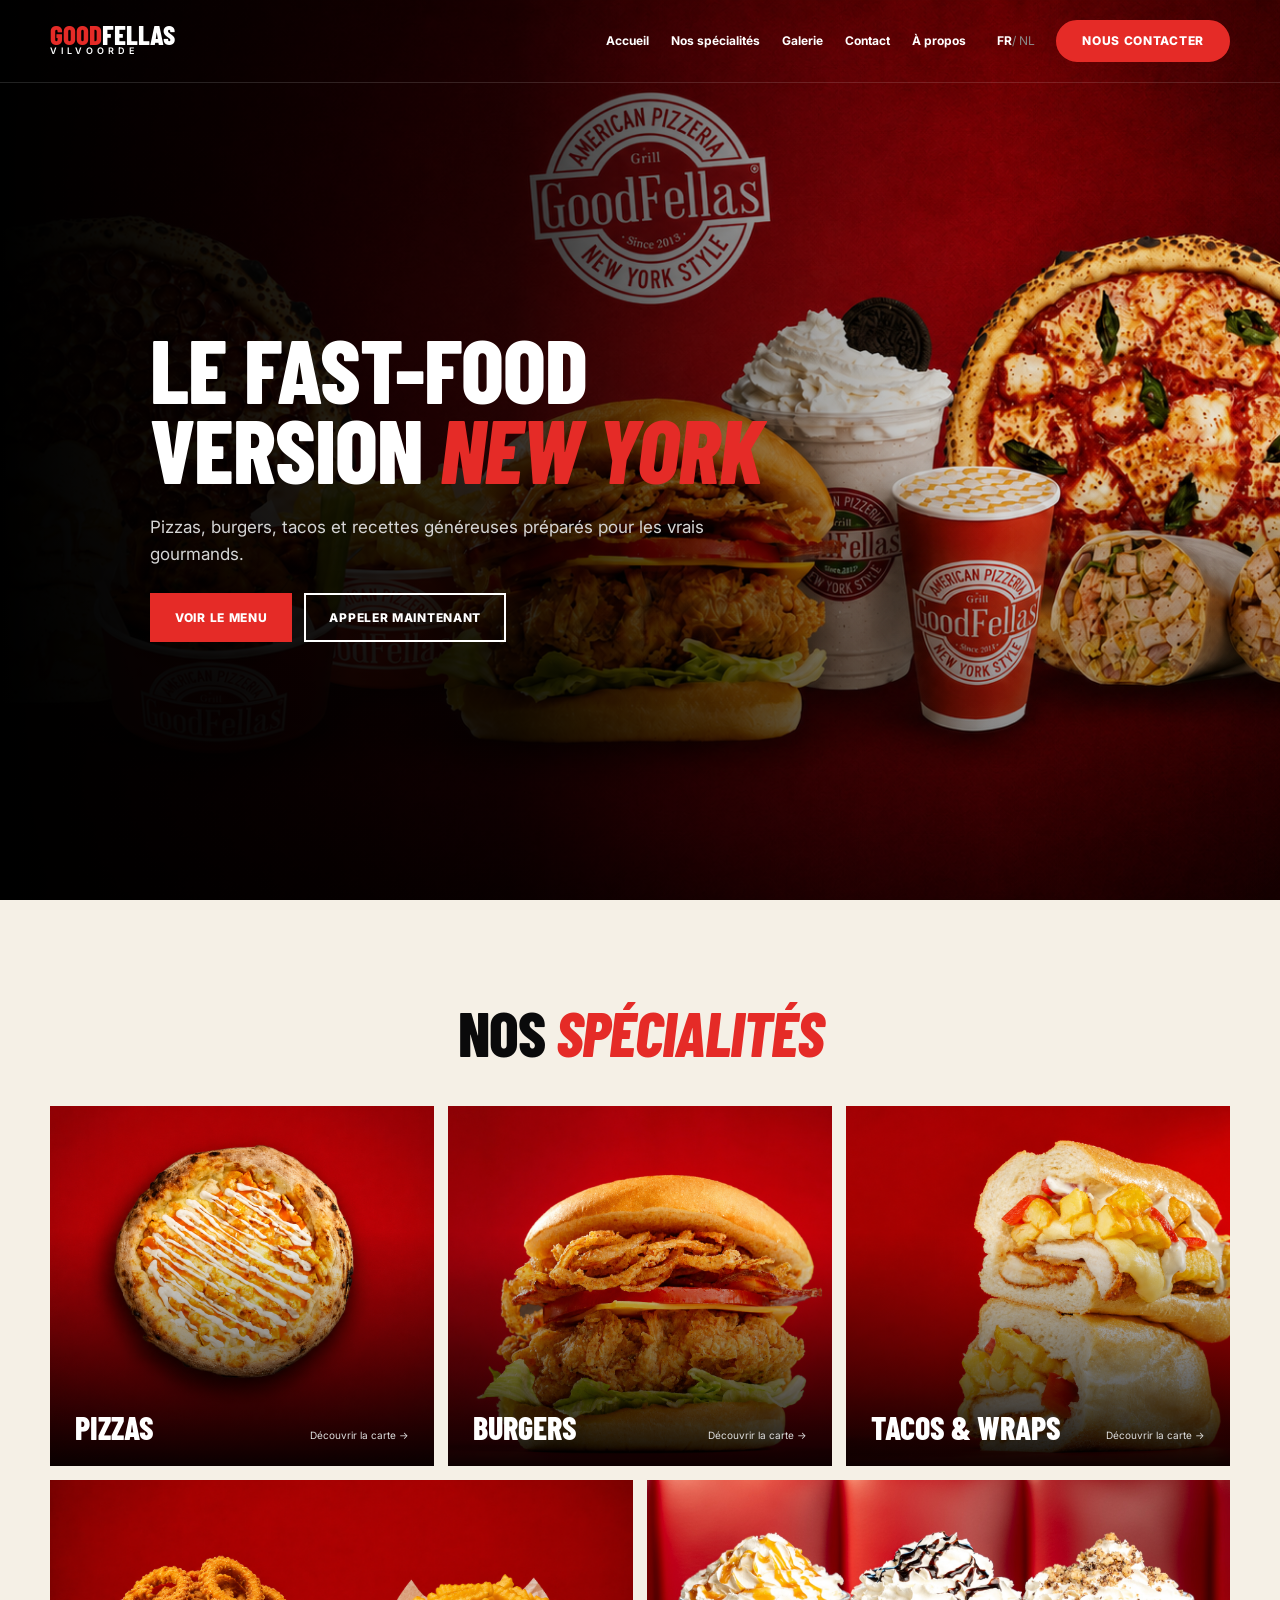
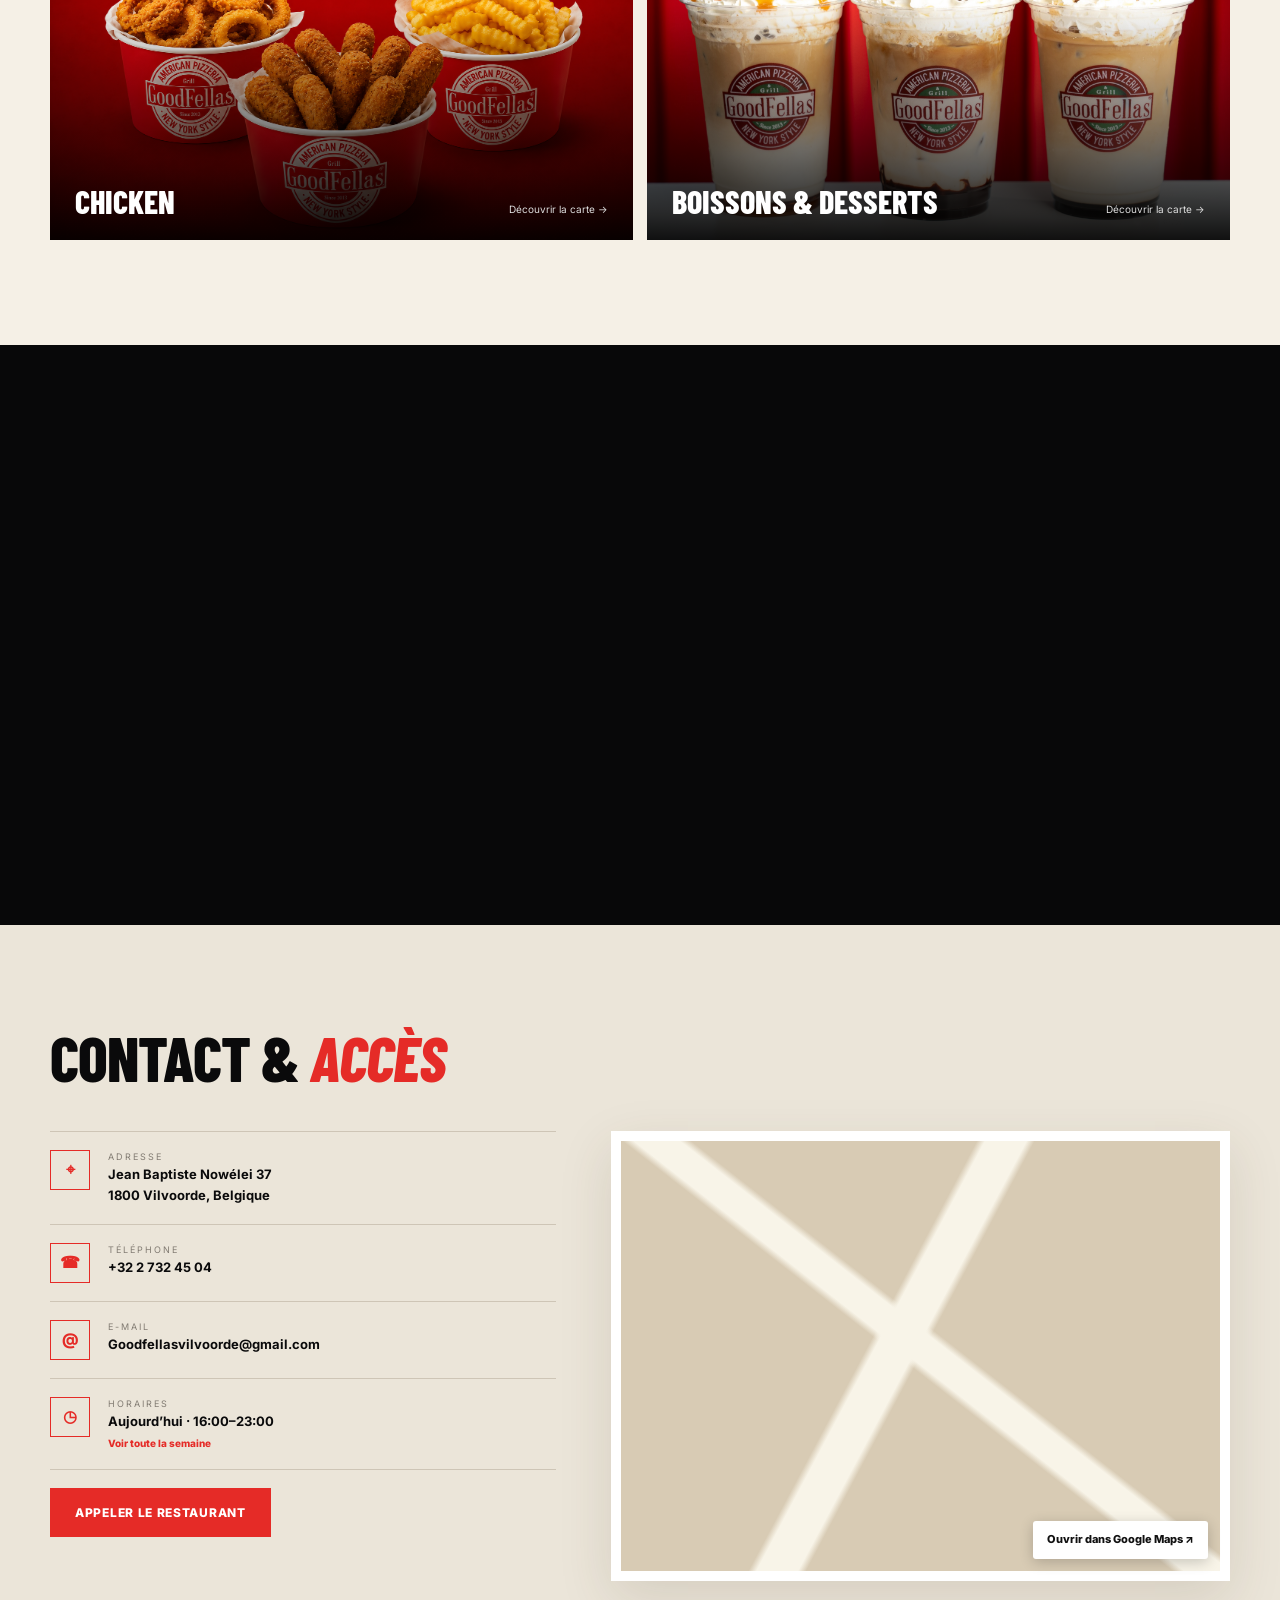
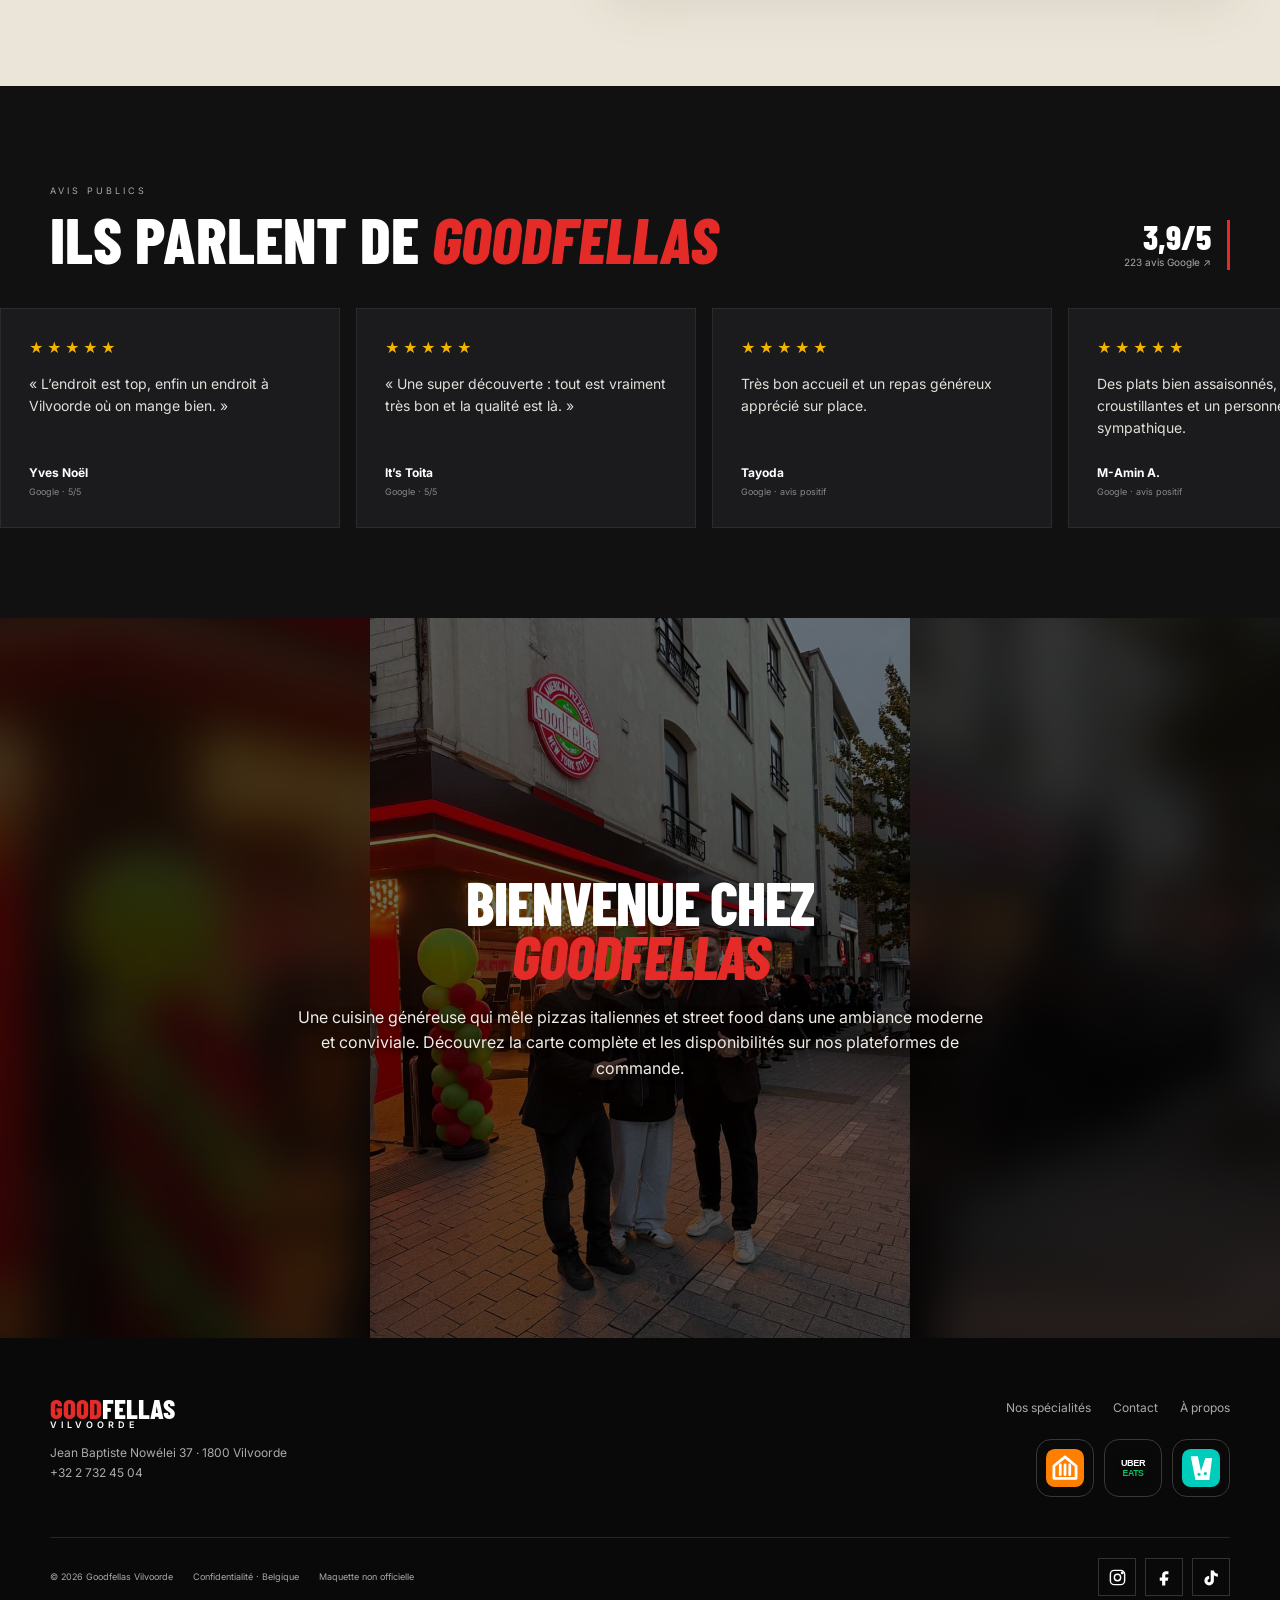
<file: index.html>
<!doctype html>
<!-- Site officiel Goodfellas Vilvoorde — déploiement continu via GitHub et Vercel -->
<html lang="fr">
<head>
  <meta charset="UTF-8">
  <meta name="viewport" content="width=device-width,initial-scale=1">
  <title>Goodfellas Vilvoorde | Pizzas, burgers & street food</title>
  <meta name="description" content="Découvrez les spécialités Goodfellas à Vilvoorde : pizzas, burgers, tacos, wraps, chicken et milkshakes. Commande en ligne et contact.">
  <meta name="theme-color" content="#0b0b0c">
  <meta property="og:title" content="Goodfellas Vilvoorde">
  <meta property="og:description" content="Le fast-food version New York.">
  <meta property="og:type" content="restaurant">
  <meta property="og:locale" content="fr_BE">
  <meta property="og:image" content="images/hero-main-clean.png">
  <link rel="preload" as="image" href="images/hero-main-clean.png">
  <link rel="stylesheet" href="style.css">
  <script type="application/ld+json">{"@context":"https://schema.org","@type":"Restaurant","name":"Goodfellas Vilvoorde","address":{"@type":"PostalAddress","streetAddress":"Jean Baptiste Nowélei 37","postalCode":"1800","addressLocality":"Vilvoorde","addressCountry":"BE"},"telephone":"+3227324504","vatID":"BE1016971457","servesCuisine":["Pizza","Burgers","Street food"]}</script>
</head>
<body>
  <a class="skip-link" href="#main" data-i18n="skip">Aller au contenu</a>
  <header class="site-header" id="top">
    <nav class="nav wrap" aria-label="Navigation principale">
      <a class="brand" href="#home" aria-label="Goodfellas Vilvoorde, accueil"><span>GOOD</span>FELLAS<small>VILVOORDE</small></a>
      <button class="menu-toggle" aria-expanded="false" aria-controls="nav-links" aria-label="Ouvrir le menu"><span></span><span></span><span></span></button>
      <div class="nav-links" id="nav-links">
        <a href="#home" data-i18n="navHome">Accueil</a>
        <a href="#specialites" data-i18n="navMenu">Nos spécialités</a>
        <a href="#gallery" data-i18n="navGallery">Galerie</a>
        <a href="#contact" data-i18n="navContact">Contact</a>
        <a href="#about" data-i18n="navAbout">À propos</a>
      </div>
      <div class="nav-actions"><button class="lang" aria-label="Changer la langue"><strong>FR</strong><span>/</span> NL</button><a class="btn btn-small" href="#contact" data-i18n="contactUs">Nous contacter</a></div>
    </nav>
  </header>

  <main id="main">
    <section class="hero" id="home">
      <div class="hero-shade"></div>
      <div class="wrap hero-content reveal">
        <h1 data-i18n="heroTitle">Le fast-food<br>version <em>New York</em></h1>
        <p data-i18n="heroText">Pizzas, burgers, tacos et recettes généreuses préparés pour les vrais gourmands.</p>
        <div class="hero-buttons"><a class="btn" href="#specialites" data-i18n="viewMenu">Voir le menu</a><a class="btn btn-outline" href="tel:+3227324504" data-i18n="callNow">Appeler maintenant</a></div>
      </div>
    </section>

    <section class="section specialties" id="specialites">
      <div class="wrap">
        <h2 class="simple-title reveal" data-i18n="specialtiesTitle">Nos <em>spécialités</em></h2>
        <div class="category-grid">
          <a class="category-card reveal" href="menu.html?cat=pizzas"><img src="images/category-pizza.png" alt="Pizza Goodfellas sur fond rouge"><span><strong data-i18n="catPizza">Pizzas</strong><small data-i18n="discover">Découvrir la carte →</small></span></a>
          <a class="category-card reveal" href="menu.html?cat=burgers"><img src="images/category-burger-red.png" alt="Burger croustillant Goodfellas sur fond rouge"><span><strong data-i18n="catBurger">Burgers</strong><small data-i18n="discover">Découvrir la carte →</small></span></a>
          <a class="category-card reveal" href="menu.html?cat=tacos"><img src="images/category-tacos-wraps-red.png" alt="Tacos et wraps Goodfellas sur fond rouge"><span><strong data-i18n="catTacos">Tacos & wraps</strong><small data-i18n="discover">Découvrir la carte →</small></span></a>
          <a class="category-card reveal" href="menu.html?cat=chicken"><img src="images/category-chicken.png" alt="Assortiment chicken Goodfellas"><span><strong data-i18n="catChicken">Chicken</strong><small data-i18n="discover">Découvrir la carte →</small></span></a>
          <a class="category-card reveal" href="menu.html?cat=drinks"><img src="images/category-drinks-desserts.png" alt="Boissons et desserts Goodfellas"><span><strong data-i18n="catDrinks">Boissons & desserts</strong><small data-i18n="discover">Découvrir la carte →</small></span></a>
        </div>
      </div>
    </section>

    <section class="photo-strip" id="gallery" aria-label="Galerie Goodfellas">
      <button class="gallery-photo gallery-portrait reveal" data-caption="La passion Goodfellas — des recettes généreuses préparées devant vous."><img src="images/gallery-sliders-owner.png" alt="Chef Goodfellas présentant une pizza" loading="lazy"><span class="gallery-label"><strong>La passion Goodfellas</strong><small>Des recettes généreuses préparées devant vous.</small></span></button>
      <button class="gallery-photo reveal" data-caption="Chicken Parm — Fromage, blanc de poulet frit, parmesan, mozzarella et sauce tomate."><img src="images/gallery-01-chicken-parm-red.png" alt="Chicken Parm Goodfellas sur fond rouge" loading="lazy"><span class="gallery-label"><strong>Chicken Parm</strong><small>Poulet frit, parmesan, mozzarella et sauce tomate.</small></span></button>
      <button class="gallery-photo gallery-portrait butcher-photo reveal" data-caption="Butcher Burger — un burger généreux à déguster avec les mains."><img src="images/gallery-butcher-burger.png" alt="Butcher Burger Goodfellas tenu à deux mains" loading="lazy"><span class="gallery-label"><strong>Butcher Burger</strong><small>Un burger généreux, servi avec frites et boisson.</small></span></button>
      <button class="gallery-photo reveal" data-caption="Pepperoni Sicilian — Fromage, sauce tomate et pepperoni de bœuf."><img src="images/gallery-02-pepperoni-sicilian-red.png" alt="Pepperoni Sicilian Goodfellas sur fond rouge" loading="lazy"><span class="gallery-label"><strong>Pepperoni Sicilian</strong><small>Fromage, sauce tomate et pepperoni de bœuf.</small></span></button>
      <button class="gallery-photo gallery-portrait team-photo reveal" data-caption="L’équipe Goodfellas — l’accueil et l’énergie du restaurant de Vilvoorde."><img src="images/gallery-pizza-goodfellas-opening.png" alt="Équipe Goodfellas devant le restaurant de Vilvoorde" loading="lazy"><span class="gallery-label"><strong>L’équipe Goodfellas</strong><small>Bienvenue dans notre restaurant de Vilvoorde.</small></span></button>
      <button class="gallery-photo reveal" data-caption="Boisson Goodfellas"><img src="images/gallery-04-boisson-red.png" alt="Boisson Goodfellas sur fond rouge" loading="lazy"><span class="gallery-label"><strong>Boisson Goodfellas</strong></span></button>
    </section>

    <section class="contact" id="contact">
      <div class="wrap">
        <h2 class="reveal" data-i18n="contactTitle">Contact & <em>accès</em></h2>
        <div class="contact-layout">
          <div class="contact-details reveal">
            <a class="contact-row" href="https://www.google.com/maps/dir/?api=1&destination=Jean+Baptiste+Nowelei+37+1800+Vilvoorde" target="_blank" rel="noopener"><span class="contact-icon">⌖</span><span><small data-i18n="address">ADRESSE</small><strong>Jean Baptiste Nowélei 37<br>1800 Vilvoorde, Belgique</strong></span></a>
            <a class="contact-row" href="tel:+3227324504"><span class="contact-icon">☎</span><span><small data-i18n="phone">TÉLÉPHONE</small><strong>+32 2 732 45 04</strong></span></a>
            <a class="contact-row" href="mailto:Goodfellasvilvoorde@gmail.com"><span class="contact-icon">@</span><span><small>E-MAIL</small><strong>Goodfellasvilvoorde@gmail.com</strong></span></a>
            <details class="hours-card">
              <summary><span class="contact-icon">◷</span><span><small data-i18n="hours">HORAIRES</small><strong id="today-hours">Aujourd’hui · 16:00–23:00</strong><em>Voir toute la semaine</em></span></summary>
              <div class="hours-list">
                <div data-day="0"><span>Lundi</span><strong>16:00–23:00</strong></div>
                <div data-day="1"><span>Mardi</span><strong>16:00–23:00</strong></div>
                <div data-day="2"><span>Mercredi</span><strong>16:00–23:00</strong></div>
                <div data-day="3"><span>Jeudi</span><strong>16:00–23:00</strong></div>
                <div data-day="4"><span>Vendredi</span><strong>16:00–23:00</strong></div>
                <div data-day="5"><span>Samedi</span><strong>16:00–23:00</strong></div>
                <div data-day="6"><span>Dimanche</span><strong>16:00–22:00</strong></div>
                <a href="https://www.google.com/maps/search/?api=1&query=Goodfellas+Vilvoorde" target="_blank" rel="noopener">Vérifier les horaires sur Google Maps ↗</a>
                <small>Horaires Google vérifiés le 20 juillet 2026. Ils peuvent varier les jours fériés.</small>
              </div>
            </details>
            <a class="btn" href="tel:+3227324504" data-i18n="call">Appeler le restaurant</a>
          </div>
          <div class="map-consent reveal" id="map-box">
            <iframe title="Carte Google Maps de Goodfellas Vilvoorde" loading="lazy" referrerpolicy="no-referrer-when-downgrade" src="https://www.google.com/maps?q=Jean+Baptiste+Nowelei+37+1800+Vilvoorde&output=embed"></iframe>
            <a class="map-open" href="https://www.google.com/maps/dir/?api=1&destination=Jean+Baptiste+Nowelei+37+1800+Vilvoorde" target="_blank" rel="noopener">Ouvrir dans Google Maps ↗</a>
          </div>
        </div>
      </div>
    </section>

    <section class="reviews" aria-labelledby="reviews-title">
      <div class="wrap reviews-heading">
        <div><small>AVIS PUBLICS</small><h2 id="reviews-title">Ils parlent de <em>Goodfellas</em></h2></div>
        <a href="https://www.google.com/search?q=Goodfellas+Vilvoorde+Avis" target="_blank" rel="noopener"><strong>3,9/5</strong><span>223 avis Google ↗</span></a>
      </div>
      <div class="reviews-viewport">
        <div class="reviews-track">
          <div class="reviews-group">
            <article class="review-card"><div class="review-stars">★★★★★</div><p>« L’endroit est top, enfin un endroit à Vilvoorde où on mange bien. »</p><strong>Yves Noël</strong><small>Google · 5/5</small></article>
            <article class="review-card"><div class="review-stars">★★★★★</div><p>« Une super découverte : tout est vraiment très bon et la qualité est là. »</p><strong>It’s Toita</strong><small>Google · 5/5</small></article>
            <article class="review-card"><div class="review-stars">★★★★★</div><p>Très bon accueil et un repas généreux apprécié sur place.</p><strong>Tayoda</strong><small>Google · avis positif</small></article>
            <article class="review-card"><div class="review-stars">★★★★★</div><p>Des plats bien assaisonnés, des frites croustillantes et un personnel sympathique.</p><strong>M-Amin A.</strong><small>Google · avis positif</small></article>
            <article class="review-card"><div class="review-stars">★★★★★</div><p>Une première visite réussie avec l’envie de revenir.</p><strong>Sara Biebaut</strong><small>Google · avis positif</small></article>
            <article class="review-card review-critical"><div class="review-stars">★☆☆☆☆</div><p>Une attente jugée trop longue pour une pizza à emporter.</p><strong>Orgesa Mehmeti</strong><small>Google · 1/5</small></article>
            <article class="review-card review-critical"><div class="review-stars">★★☆☆☆</div><p>Une cliente a regretté la taille des menus enfants et un article manquant.</p><strong>Laura Naharro</strong><small>Google · avis critique</small></article>
          </div>
          <div class="reviews-group" aria-hidden="true">
            <article class="review-card"><div class="review-stars">★★★★★</div><p>« L’endroit est top, enfin un endroit à Vilvoorde où on mange bien. »</p><strong>Yves Noël</strong><small>Google · 5/5</small></article>
            <article class="review-card"><div class="review-stars">★★★★★</div><p>« Une super découverte : tout est vraiment très bon et la qualité est là. »</p><strong>It’s Toita</strong><small>Google · 5/5</small></article>
            <article class="review-card"><div class="review-stars">★★★★★</div><p>Très bon accueil et un repas généreux apprécié sur place.</p><strong>Tayoda</strong><small>Google · avis positif</small></article>
            <article class="review-card"><div class="review-stars">★★★★★</div><p>Des plats bien assaisonnés, des frites croustillantes et un personnel sympathique.</p><strong>M-Amin A.</strong><small>Google · avis positif</small></article>
            <article class="review-card"><div class="review-stars">★★★★★</div><p>Une première visite réussie avec l’envie de revenir.</p><strong>Sara Biebaut</strong><small>Google · avis positif</small></article>
            <article class="review-card review-critical"><div class="review-stars">★☆☆☆☆</div><p>Une attente jugée trop longue pour une pizza à emporter.</p><strong>Orgesa Mehmeti</strong><small>Google · 1/5</small></article>
            <article class="review-card review-critical"><div class="review-stars">★★☆☆☆</div><p>Une cliente a regretté la taille des menus enfants et un article manquant.</p><strong>Laura Naharro</strong><small>Google · avis critique</small></article>
          </div>
        </div>
      </div>
    </section>

    <section class="about about-cover" id="about">
      <img class="about-cover-photo" src="images/gallery-pizza-goodfellas-opening.png" alt="" aria-hidden="true" loading="lazy">
      <img class="about-cover-focus" src="images/gallery-pizza-goodfellas-opening.png" alt="L’équipe Goodfellas devant le restaurant de Vilvoorde" loading="lazy">
      <div class="about-cover-shade"></div>
      <div class="about-content reveal"><h2 data-i18n="aboutTitle">Bienvenue chez<br><em>Goodfellas</em></h2><p data-i18n="aboutText">Une cuisine généreuse qui mêle pizzas italiennes et street food dans une ambiance moderne et conviviale. Découvrez la carte complète et les disponibilités sur nos plateformes de commande.</p></div>
    </section>
  </main>

  <footer>
    <div class="wrap footer-main">
      <div><a class="brand" href="#top"><span>GOOD</span>FELLAS<small>VILVOORDE</small></a><p>Jean Baptiste Nowélei 37 · 1800 Vilvoorde<br><a href="tel:+3227324504">+32 2 732 45 04</a></p></div>
      <div class="footer-links-and-apps">
        <nav aria-label="Navigation de pied de page"><a href="#specialites" data-i18n="navMenu">Nos spécialités</a><a href="#contact" data-i18n="navContact">Contact</a><a href="#about" data-i18n="navAbout">À propos</a></nav>
        <div class="footer-delivery-apps delivery-apps" aria-label="Commander en ligne">
          <a class="platform takeaway" data-service="takeaway" target="_blank" rel="noopener" aria-label="Commander avec Takeaway.com" title="Takeaway.com"><img src="images/takeaway-app.svg" alt="Takeaway.com"></a>
          <a class="platform uber" data-service="ubereats" target="_blank" rel="noopener" aria-label="Commander avec Uber Eats" title="Uber Eats"><img src="images/ubereats-app.svg" alt="Uber Eats"></a>
          <a class="platform deliveroo" data-service="deliveroo" target="_blank" rel="noopener" aria-label="Commander avec Deliveroo" title="Deliveroo"><img src="images/deliveroo-app.svg" alt="Deliveroo"></a>
        </div>
      </div>
    </div>
    <div class="wrap footer-line"><div><span>© <span id="year"></span> Goodfellas Vilvoorde</span><a href="privacy.html" data-i18n="privacy">Confidentialité · Belgique</a><span data-i18n="mockup">Maquette non officielle</span></div><div class="socials"><a href="https://www.instagram.com/goodfellas_vilvoorde/" target="_blank" rel="noopener" aria-label="Instagram Goodfellas Vilvoorde" title="Instagram"><svg viewBox="0 0 24 24" aria-hidden="true"><rect x="3" y="3" width="18" height="18" rx="5"/><circle cx="12" cy="12" r="4"/><circle cx="18" cy="6" r="1"/></svg></a><a href="https://www.facebook.com/search/top?q=Goodfellas%20Vilvoorde" target="_blank" rel="noopener" aria-label="Rechercher Goodfellas Vilvoorde sur Facebook" title="Facebook"><svg viewBox="0 0 24 24" aria-hidden="true"><path d="M14 8h3V4h-3c-3 0-5 2-5 5v3H6v4h3v6h4v-6h3l1-4h-4V9c0-.7.3-1 1-1z"/></svg></a><a href="https://www.tiktok.com/search?q=goodfellas%20vilvoorde" target="_blank" rel="noopener" aria-label="Rechercher Goodfellas Vilvoorde sur TikTok" title="TikTok"><svg viewBox="0 0 24 24" aria-hidden="true"><path d="M15 3c.5 2.5 2 4 5 4v4c-2 0-3.7-.6-5-1.7V16a6 6 0 1 1-6-6v4a2 2 0 1 0 2 2V3z"/></svg></a></div></div>
  </footer>
  <button class="back-top" aria-label="Retour en haut">↑</button>
  <dialog class="lightbox"><button aria-label="Fermer">×</button><img alt=""><p></p></dialog>
  <script src="script.js"></script>
</body>
</html>
</file>
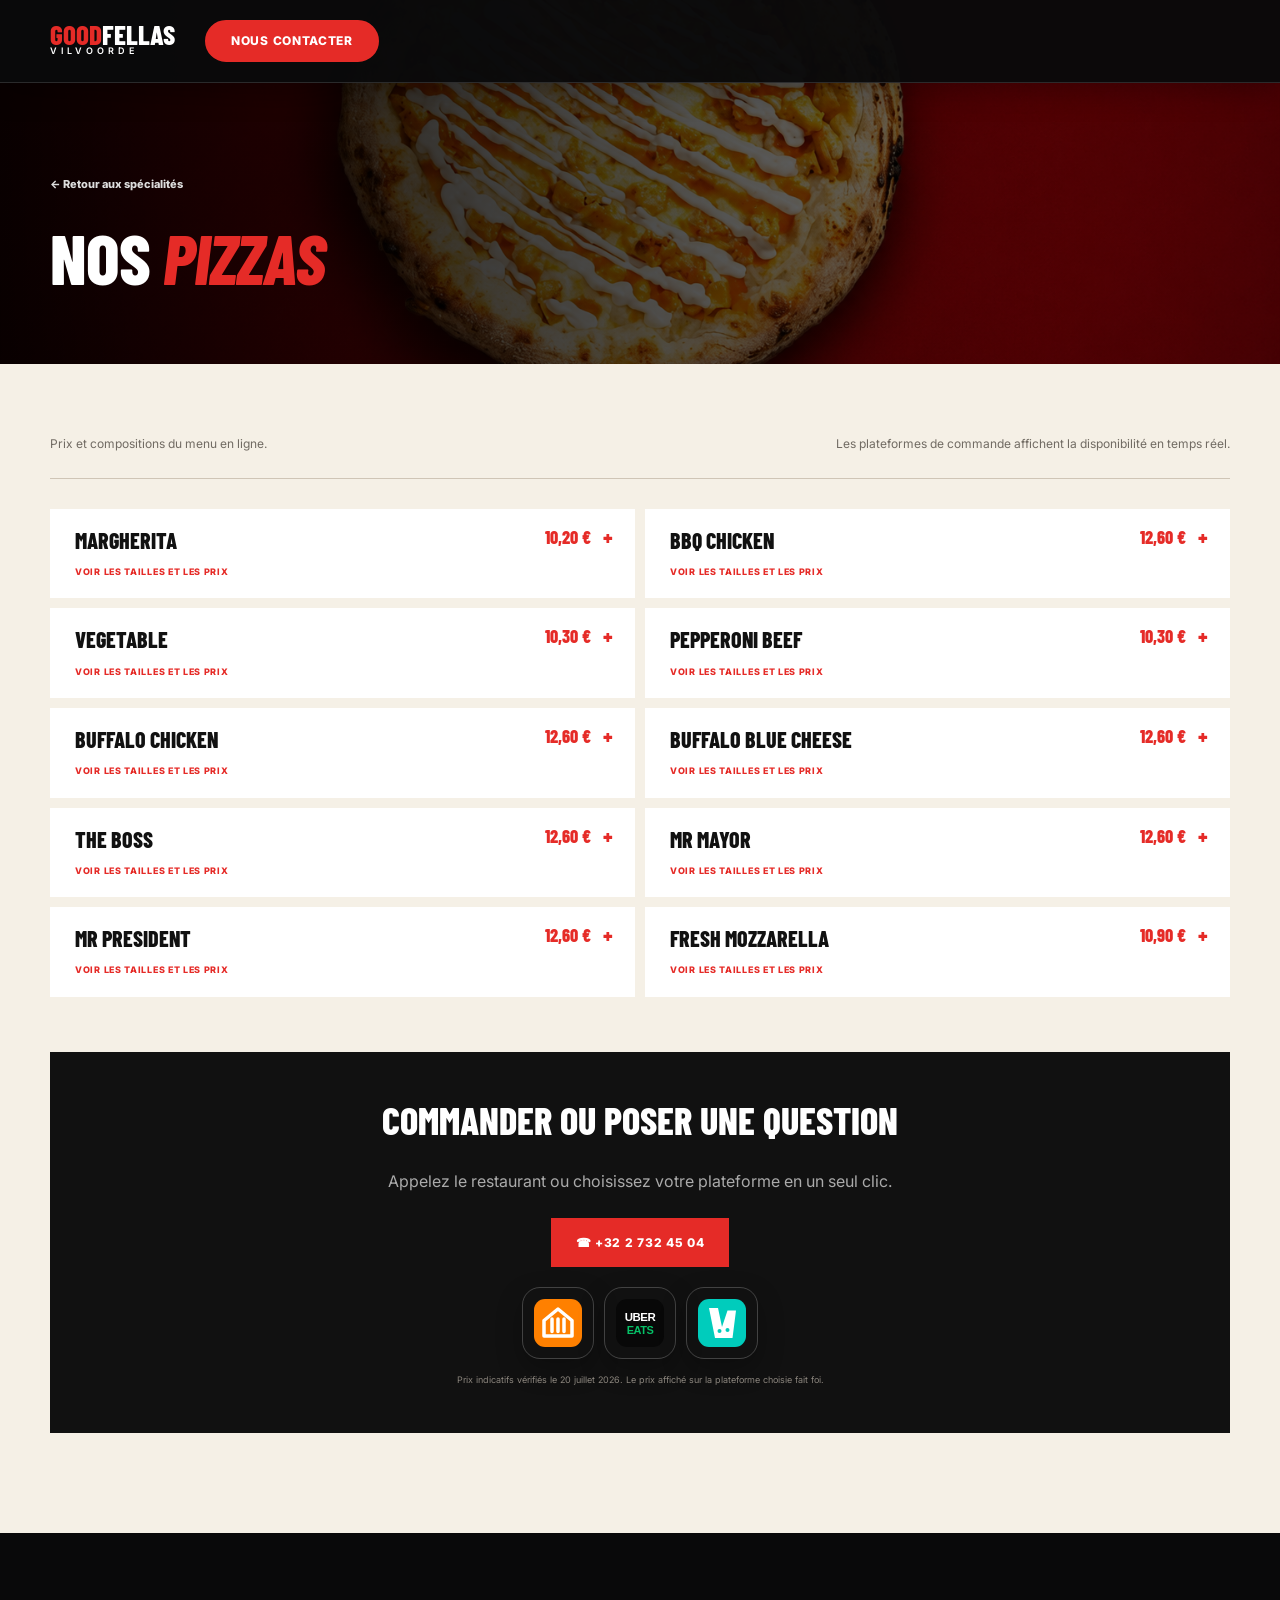
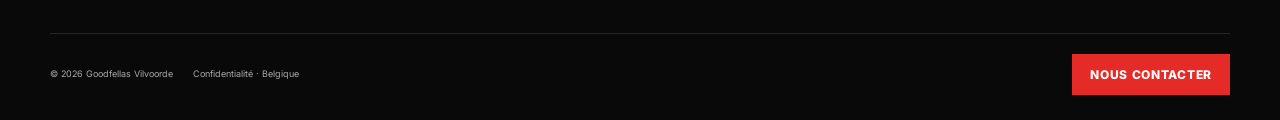
<file: menu.html>
<!doctype html>
<html lang="fr">
<head>
  <meta charset="UTF-8">
  <meta name="viewport" content="width=device-width,initial-scale=1">
  <title>Menu | Goodfellas Vilvoorde</title>
  <meta name="description" content="Découvrez les spécialités, compositions et prix Goodfellas Vilvoorde par catégorie.">
  <link rel="stylesheet" href="style.css">
</head>
<body class="inner-page">
  <header class="site-header">
    <nav class="nav wrap">
      <a class="brand" href="index.html"><span>GOOD</span>FELLAS<small>VILVOORDE</small></a>
      <a class="btn btn-small" href="index.html#contact">Nous contacter</a>
    </nav>
  </header>
  <main>
    <section class="menu-hero" id="menu-hero">
      <div class="wrap"><a href="index.html#specialites">← Retour aux spécialités</a><h1 id="category-title">Nos <em>spécialités</em></h1></div>
    </section>
    <section class="menu-page">
      <div class="wrap">
        <div class="menu-note"><span>Prix et compositions du menu en ligne.</span><span>Les plateformes de commande affichent la disponibilité en temps réel.</span></div>
        <div class="item-list" id="item-list"></div>
        <div class="phone-cta menu-order-cta">
          <h2>Commander ou poser une question</h2>
          <p>Appelez le restaurant ou choisissez votre plateforme en un seul clic.</p>
          <div class="menu-cta-actions">
            <a class="btn" href="tel:+3227324504">☎ +32 2 732 45 04</a>
            <div class="delivery-apps menu-delivery-apps" aria-label="Commander en ligne">
              <a class="platform takeaway" href="https://www.takeaway.com/be/menu/goodfellas-vilvoorde-vilvoorde" target="_blank" rel="noopener" aria-label="Commander avec Takeaway.com"><img src="images/takeaway-app.svg" alt="Takeaway.com"></a>
              <a class="platform uber" href="https://www.ubereats.com/be/store/goodfellas-vilvoorde/KhaZmnmpX9CYa98NBAnrwQ" target="_blank" rel="noopener" aria-label="Commander avec Uber Eats"><img src="images/ubereats-app.svg" alt="Uber Eats"></a>
              <a class="platform deliveroo" href="https://deliveroo.be/en/menu/brussels/vilvoorde-center/goodfellas-vilvoorde" target="_blank" rel="noopener" aria-label="Commander avec Deliveroo"><img src="images/deliveroo-app.svg" alt="Deliveroo"></a>
            </div>
          </div>
          <small class="menu-source">Prix indicatifs vérifiés le 20 juillet 2026. Le prix affiché sur la plateforme choisie fait foi.</small>
        </div>
      </div>
    </section>
  </main>
  <footer><div class="wrap footer-line"><div><span>© <span id="year"></span> Goodfellas Vilvoorde</span><a href="privacy.html">Confidentialité · Belgique</a></div><a class="btn btn-small" href="index.html#contact">Nous contacter</a></div></footer>
  <script src="menu.js"></script>
</body>
</html>
</file>
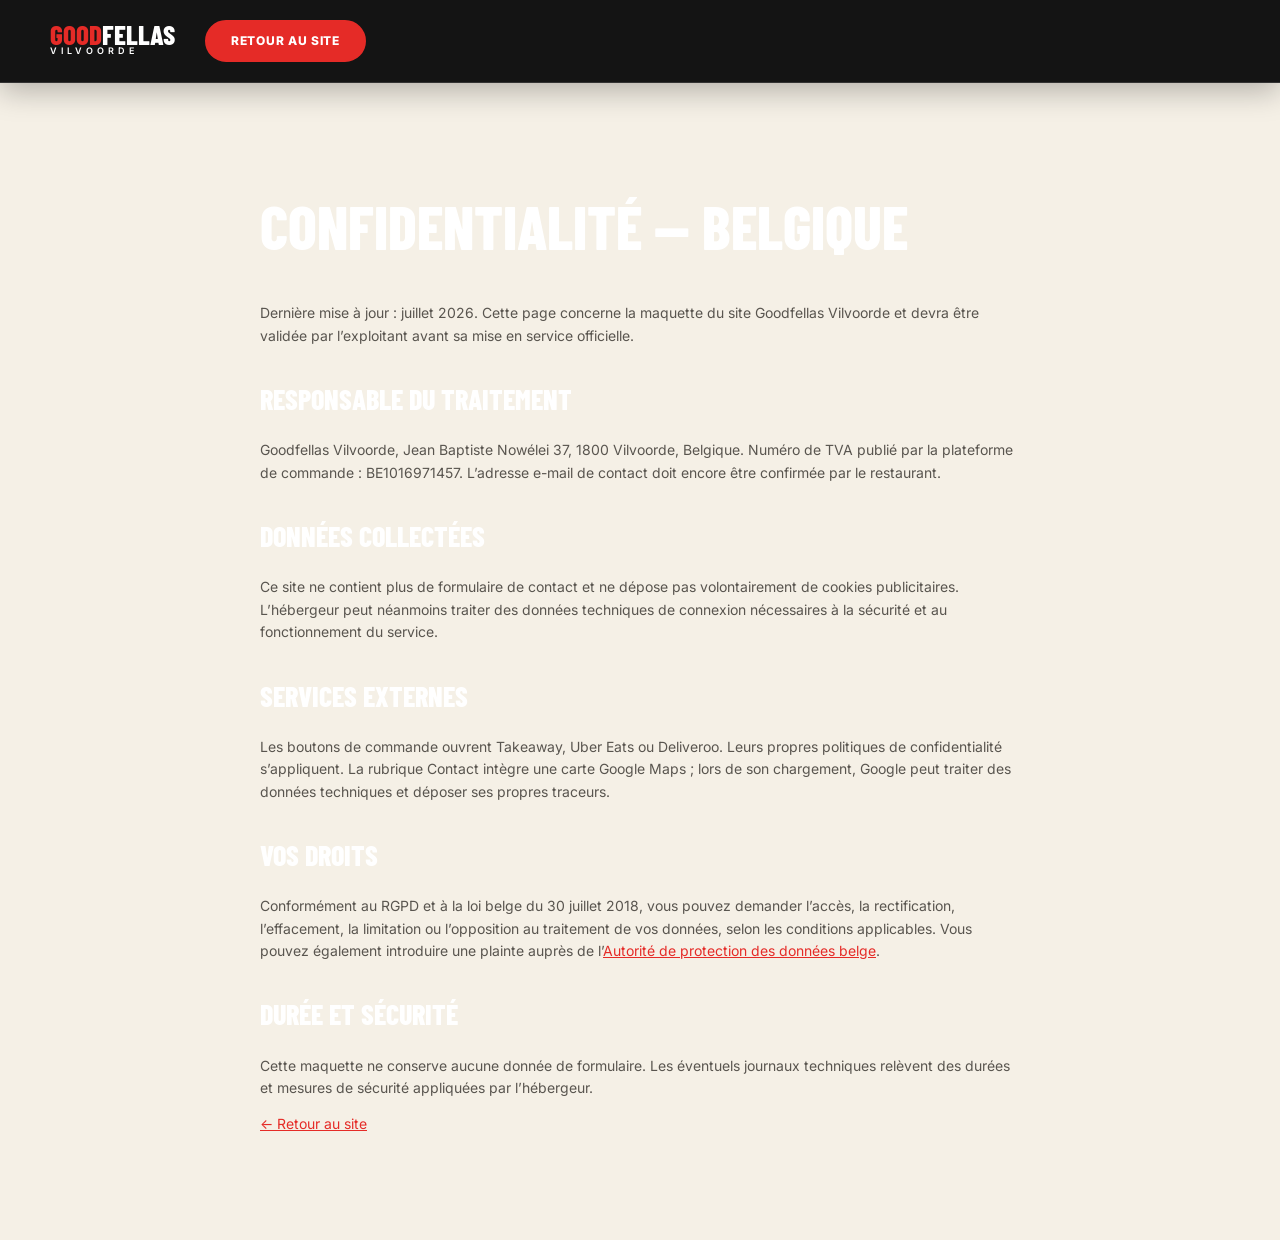
<file: privacy.html>
<!doctype html>
<html lang="fr">
<head>
  <meta charset="UTF-8">
  <meta name="viewport" content="width=device-width,initial-scale=1">
  <title>Confidentialité | Goodfellas Vilvoorde</title>
  <meta name="robots" content="noindex">
  <link rel="stylesheet" href="style.css">
</head>
<body class="inner-page">
  <header class="site-header">
    <nav class="nav wrap">
      <a class="brand" href="index.html"><span>GOOD</span>FELLAS<small>VILVOORDE</small></a>
      <a class="btn btn-small" href="index.html">Retour au site</a>
    </nav>
  </header>
  <main class="privacy-main">
    <div class="wrap privacy-copy">
      <h1>Confidentialité — Belgique</h1>
      <p>Dernière mise à jour : juillet 2026. Cette page concerne la maquette du site Goodfellas Vilvoorde et devra être validée par l’exploitant avant sa mise en service officielle.</p>
      <h2>Responsable du traitement</h2>
      <p>Goodfellas Vilvoorde, Jean Baptiste Nowélei 37, 1800 Vilvoorde, Belgique. Numéro de TVA publié par la plateforme de commande : BE1016971457. L’adresse e-mail de contact doit encore être confirmée par le restaurant.</p>
      <h2>Données collectées</h2>
      <p>Ce site ne contient plus de formulaire de contact et ne dépose pas volontairement de cookies publicitaires. L’hébergeur peut néanmoins traiter des données techniques de connexion nécessaires à la sécurité et au fonctionnement du service.</p>
      <h2>Services externes</h2>
      <p>Les boutons de commande ouvrent Takeaway, Uber Eats ou Deliveroo. Leurs propres politiques de confidentialité s’appliquent. La rubrique Contact intègre une carte Google Maps ; lors de son chargement, Google peut traiter des données techniques et déposer ses propres traceurs.</p>
      <h2>Vos droits</h2>
      <p>Conformément au RGPD et à la loi belge du 30 juillet 2018, vous pouvez demander l’accès, la rectification, l’effacement, la limitation ou l’opposition au traitement de vos données, selon les conditions applicables. Vous pouvez également introduire une plainte auprès de l’<a href="https://www.autoriteprotectiondonnees.be/" target="_blank" rel="noopener">Autorité de protection des données belge</a>.</p>
      <h2>Durée et sécurité</h2>
      <p>Cette maquette ne conserve aucune donnée de formulaire. Les éventuels journaux techniques relèvent des durées et mesures de sécurité appliquées par l’hébergeur.</p>
      <p><a href="index.html">← Retour au site</a></p>
    </div>
  </main>
</body>
</html>
</file>
<file: style.css>
@import url('https://fonts.googleapis.com/css2?family=Barlow+Condensed:ital,wght@0,600;0,700;0,800;1,800&family=Inter:wght@400;500;600;700;800&display=swap');
:root{--red:#e52b27;--ink:#0a0a0b;--cream:#f5f0e6;--white:#fff;--green:#53a46a;--line:#d8d0c3;--head:'Barlow Condensed',Impact,sans-serif;--body:Inter,Arial,sans-serif}*{box-sizing:border-box}html{scroll-behavior:smooth}body{margin:0;background:var(--cream);color:var(--ink);font:400 16px/1.6 var(--body);overflow-x:hidden}img{display:block;width:100%}a{color:inherit;text-decoration:none}button,input,textarea{font:inherit}.wrap{width:min(1180px,calc(100% - 40px));margin:auto}.skip-link{position:fixed;left:10px;top:-100px;z-index:100;background:#fff;padding:10px}.skip-link:focus{top:10px}.site-header{position:fixed;inset:0 0 auto;z-index:50;border-bottom:1px solid #ffffff22;transition:.3s}.site-header.scrolled,.inner-page .site-header{background:#0a0a0bf4;box-shadow:0 8px 30px #0004}.nav{height:82px;display:flex;align-items:center;gap:25px}.brand{font:800 27px/20px var(--head);color:#fff;display:inline-flex;flex-wrap:wrap;width:130px}.brand span{color:var(--red)}.brand small{width:100%;font:600 9px/1.5 var(--body);letter-spacing:4px;color:#fff}.nav-links{display:flex;gap:22px;margin-left:auto}.nav-links a{color:#fff;font-size:12px;font-weight:700}.nav-links a:hover{color:var(--red)}.nav-actions{display:flex;align-items:center;gap:15px}.lang{border:0;background:none;color:#888;cursor:pointer;font-size:12px}.lang strong{color:#fff}.btn{display:inline-flex;align-items:center;justify-content:center;border:2px solid var(--red);background:var(--red);color:#fff;padding:13px 23px;font-size:12px;font-weight:800;text-transform:uppercase;letter-spacing:.7px;cursor:pointer;transition:.25s}.btn:hover{background:#fff;color:#111;border-color:#fff;transform:translateY(-2px)}.btn-small{padding:9px 16px}.btn-outline{background:transparent;border-color:#fff}.menu-toggle{display:none;background:none;border:0;width:40px}.menu-toggle span{display:block;height:2px;background:#fff;margin:6px}.hero{height:min(920px,100vh);min-height:760px;position:relative;display:flex;align-items:center;background:#111 url('images/hero-feast.png') center/cover no-repeat}.hero-shade{position:absolute;inset:0;background:linear-gradient(90deg,#000f 0%,#000c 40%,#0001 78%),linear-gradient(0deg,#000a,transparent 50%)}.hero-content{position:relative;padding-top:70px;color:#fff}.hero h1,.simple-title,.order-section h2,.about h2,.contact h2,.menu-hero h1{font:800 clamp(50px,7vw,92px)/.9 var(--head);text-transform:uppercase;letter-spacing:-1px;margin:0}.hero h1 em,h2 em,.menu-hero h1 em{font-style:italic;color:var(--red)}.hero p{max-width:560px;color:#d5d5d5;font-size:17px;margin:25px 0}.hero-buttons{display:flex;gap:12px}.hero-trust{display:flex;align-items:stretch;gap:16px;margin-top:34px}.halal-proof{border:1px solid #ffffff33;background:#111c;color:#fff;padding:12px 16px;display:flex;align-items:center;gap:12px;text-align:left;cursor:pointer;backdrop-filter:blur(7px)}.seal{display:grid;place-items:center;width:42px;height:42px;border-radius:50%;background:#306f43;color:#fff;font-size:22px}.halal-proof strong,.halal-proof small{display:block}.halal-proof strong{font-size:12px;text-transform:uppercase}.halal-proof small{max-width:170px;color:#aaa;font-size:9px}.quick-order{display:flex;gap:8px}.platform{min-width:135px;padding:11px 14px;background:#fff;color:#111;display:flex;flex-direction:column;justify-content:center;transition:.25s}.platform:hover{transform:translateY(-3px)}.platform b{font-size:13px}.platform small{font-size:8px;color:#555}.platform.uber i{color:#06c167;font-style:normal}.platform.deliveroo{color:#008f87}.platform.takeaway{color:#f15b2a}.section{padding:105px 0}.simple-title{font-size:62px;text-align:center;margin-bottom:45px}.category-grid{display:grid;grid-template-columns:repeat(12,1fr);gap:14px}.category-card{position:relative;grid-column:span 4;height:360px;overflow:hidden;background:#111;color:#fff}.category-card:nth-child(4),.category-card:nth-child(5){grid-column:span 6}.category-card img{height:100%;object-fit:cover;transition:.6s}.category-card:nth-child(3) img{object-position:25% 75%}.category-card:nth-child(4) img{object-position:80% 80%}.category-card:nth-child(5) img{object-position:75% 10%}.category-card:after{content:"";position:absolute;inset:35% 0 0;background:linear-gradient(transparent,#000e)}.category-card>span{position:absolute;z-index:2;left:25px;bottom:23px;right:25px;display:flex;align-items:end;justify-content:space-between}.category-card strong{font:800 32px/1 var(--head);text-transform:uppercase}.category-card small{font-size:10px;color:#ddd}.category-card:hover img{transform:scale(1.06)}.photo-strip{display:grid;grid-template-columns:repeat(3,1fr);grid-auto-rows:290px;background:#080809}.gallery-photo{border:0;padding:0;overflow:hidden;background:#111;cursor:pointer}.gallery-photo img{height:100%;object-fit:cover;transition:.5s}.gallery-photo:hover img{transform:scale(1.05);filter:brightness(.78)}.crop-wings img{object-position:5% 5%}.crop-tacos img{object-position:5% 95%}.crop-tenders img{object-position:95% 95%}.crop-shake img{object-position:95% 5%}.order-section{padding:105px 0;text-align:center;background:var(--red);color:#fff}.order-section h2{font-size:66px}.order-section h2 em{color:#111}.order-section>div>p{color:#ffd8d6}.order-cards{display:grid;grid-template-columns:repeat(3,1fr);gap:12px;margin-top:35px}.big-platform{background:#fff;color:#111;padding:25px;display:grid;gap:4px;justify-items:center;transition:.25s}.big-platform:hover{background:#111;color:#fff;transform:translateY(-5px)}.big-platform b{font-size:17px}.big-platform small{font-size:10px}.platform-icon{width:46px;height:46px;border-radius:12px;display:grid;place-items:center;color:#fff;font-weight:900;margin-bottom:7px}.big-platform.takeaway .platform-icon{background:#f15b2a}.big-platform.uber .platform-icon{background:#06c167}.big-platform.deliveroo .platform-icon{background:#00c1b2}.about{display:grid;grid-template-columns:1fr 1fr;background:#fff;min-height:610px}.about-photo{overflow:hidden}.about-photo img{height:100%;object-fit:cover;object-position:68% center}.about-content{padding:90px max(35px,7vw);align-self:center}.about h2{font-size:60px}.about-content p{color:#69645e;max-width:580px}.contact{padding:105px 0;background:#ebe5d9}.contact h2{font-size:62px;margin-bottom:45px}.contact-layout{display:grid;grid-template-columns:.9fr 1.1fr;gap:55px}.contact-details{display:grid;align-content:start}.contact-row{display:flex;gap:18px;padding:18px 0;border-top:1px solid #cec5b6}.contact-icon{display:grid;place-items:center;width:40px;height:40px;border:1px solid var(--red);color:var(--red);font-weight:800}.contact-row small,.contact-row strong{display:block}.contact-row small{font-size:9px;letter-spacing:2px;color:#817b72}.contact-row strong{font-size:13px}.contact-details>.btn{justify-self:start;margin-top:18px}.map-consent{min-height:450px;background:linear-gradient(38deg,transparent 48%,#f8f4e8 49% 53%,transparent 54%),linear-gradient(118deg,transparent 43%,#f8f4e8 44% 49%,transparent 50%),#d8cbb4;border:10px solid #fff;box-shadow:0 18px 50px #4e3a2422;position:relative}.map-placeholder{position:absolute;inset:0;display:flex;flex-direction:column;align-items:center;justify-content:center;text-align:center;padding:30px;background:#d6c9b5aa}.map-placeholder>span{font-size:50px;color:var(--red)}.map-placeholder p{font-size:12px;max-width:310px}.map-consent iframe{width:100%;height:100%;min-height:430px;border:0;display:block}footer{background:#09090a;color:#aaa;padding:60px 0 25px}.footer-main{display:flex;justify-content:space-between;align-items:start}.footer-main p{font-size:12px}.footer-main nav{display:flex;gap:22px;font-size:12px}.footer-line{border-top:1px solid #262628;margin-top:40px;padding-top:20px;display:flex;align-items:center;justify-content:space-between}.footer-line>div:first-child{display:flex;gap:20px;font-size:9px}.socials{display:flex;gap:9px}.socials a{width:38px;height:38px;border:1px solid #333;display:grid;place-items:center;transition:.2s}.socials a:hover{border-color:var(--red);background:var(--red)}.socials svg{width:19px;height:19px;fill:none;stroke:#fff;stroke-width:1.8}.socials a:nth-child(n+2) svg{fill:#fff;stroke:none}.back-top{position:fixed;right:20px;bottom:20px;width:44px;height:44px;border:0;background:var(--red);color:#fff;z-index:30;opacity:0;pointer-events:none;transition:.3s}.back-top.show{opacity:1;pointer-events:auto}.lightbox,.certificate-dialog{border:0;padding:0;background:#111;color:#fff;box-shadow:0 20px 80px #000}.lightbox{width:min(900px,90vw)}dialog::backdrop{background:#000d}.lightbox img{max-height:78vh;object-fit:contain}.lightbox button,.dialog-close{position:absolute;right:8px;top:8px;width:40px;height:40px;background:#000b;color:#fff;border:0;font-size:27px;cursor:pointer}.lightbox p{padding:0 20px}.certificate-dialog{width:min(470px,90vw);padding:48px;text-align:center}.cert-mark{margin:auto;display:grid;place-items:center;width:80px;height:80px;border:3px solid var(--green);border-radius:50%;font-size:40px;color:var(--green)}.certificate-dialog h2{font:800 35px var(--head);text-transform:uppercase}.certificate-dialog p{color:#bbb;font-size:13px}.reveal{opacity:0;transform:translateY(24px);transition:.7s}.reveal.visible{opacity:1;transform:none}
/* Menu category page */.inner-page{background:#0d0d0e;color:#fff}.menu-hero{padding:170px 0 75px;background:#111 center/cover no-repeat;position:relative}.menu-hero:before{content:"";position:absolute;inset:0;background:linear-gradient(90deg,#000e,#0007)}.menu-hero .wrap{position:relative}.menu-hero a{font-size:11px;font-weight:800;color:#ddd}.menu-hero h1{font-size:70px;margin-top:30px}.menu-page{padding:70px 0 100px;background:#f5f0e6;color:#111}.menu-note{display:flex;justify-content:space-between;gap:25px;border-bottom:1px solid #cfc5b6;padding-bottom:25px;margin-bottom:30px;font-size:12px;color:#716b63}.item-list{display:grid;grid-template-columns:1fr 1fr;gap:10px}.menu-item{background:#fff;padding:19px 22px;border-left:3px solid transparent}.menu-item:hover{border-color:var(--red)}.menu-item h2{font:800 22px/1.1 var(--head);text-transform:uppercase;margin:0 0 7px}.menu-item p{font-size:11px;color:#6d6964;margin:0}.phone-cta{margin-top:55px;background:#111;color:#fff;padding:45px;text-align:center}.phone-cta h2{font:800 38px var(--head);text-transform:uppercase;margin:0 0 10px}.phone-cta p{color:#aaa}.privacy-main{padding:150px 0 90px;background:#f5f0e6;min-height:100vh}.privacy-main h1{font:800 60px var(--head);text-transform:uppercase}.privacy-copy{max-width:760px}.privacy-copy h2{font:800 28px var(--head);text-transform:uppercase;margin-top:35px}.privacy-copy p,.privacy-copy li{font-size:14px;color:#59554f}.privacy-copy a{color:var(--red);text-decoration:underline}
@media(max-width:950px){.nav-links{position:fixed;inset:82px 0 auto;background:#09090a;padding:30px 20px;display:none;flex-direction:column;align-items:flex-start}.nav-links.open{display:flex}.menu-toggle{display:block;margin-left:auto}.hero-trust{flex-direction:column;align-items:flex-start}.category-card{grid-column:span 6}.category-card:nth-child(5){grid-column:span 12}.photo-strip{grid-template-columns:repeat(2,1fr)}.about{grid-template-columns:1fr}.about-photo{height:440px}.contact-layout{grid-template-columns:1fr}.footer-main{gap:40px}.footer-main nav{flex-wrap:wrap}.item-list{grid-template-columns:1fr}}
@media(max-width:640px){.wrap{width:min(100% - 28px,1180px)}.nav{height:70px}.nav-links{top:70px}.nav-actions .btn{display:none}.hero{height:auto;min-height:780px;background-position:65% center}.hero-shade{background:linear-gradient(90deg,#000f,#000a),linear-gradient(0deg,#000d,transparent)}.hero h1{font-size:49px}.hero p{font-size:14px}.hero-buttons{flex-direction:column;align-items:flex-start}.quick-order{width:100%;overflow-x:auto}.platform{min-width:125px}.section{padding:72px 0}.simple-title,.contact h2{font-size:45px}.category-grid{display:block}.category-card,.category-card:nth-child(n){display:block;height:260px;margin-bottom:10px}.category-card>span{display:block}.category-card small{display:block;margin-top:7px}.photo-strip{grid-auto-rows:190px}.order-section{padding:75px 0}.order-section h2{font-size:45px}.order-cards{grid-template-columns:1fr}.about-photo{height:310px}.about-content{padding:70px 25px}.about h2{font-size:46px}.contact{padding:75px 0}.map-consent{min-height:350px}.map-consent iframe{min-height:330px}.footer-main{display:block}.footer-main nav{margin-top:30px}.footer-line{align-items:flex-start;gap:20px}.footer-line>div:first-child{flex-direction:column;gap:7px}.menu-hero{padding:130px 0 55px}.menu-hero h1{font-size:52px}.menu-note{display:block}.phone-cta{padding:35px 20px}.privacy-main h1{font-size:45px}}
@media(prefers-reduced-motion:reduce){html{scroll-behavior:auto}*,*:before,*:after{transition:none!important}.reveal{opacity:1;transform:none}}

/* Brand delivery logos, live Google map and compact mobile ordering CTA */
.platform{min-width:145px}
.platform img{width:132px;height:34px;object-fit:contain;object-position:left center}
.platform small{margin-top:2px}
.big-platform{gap:12px}
.big-platform:hover{background:#f7f7f7;color:#111}
.big-platform img{width:min(230px,85%);height:58px;object-fit:contain}
.map-open{position:absolute;right:12px;bottom:12px;z-index:2;background:#fff;color:#111;padding:10px 14px;border-radius:3px;box-shadow:0 3px 14px #0003;font-size:11px;font-weight:800}
.map-open:hover{color:var(--red)}
@media(max-width:640px){
  .nav{gap:10px}
  .nav-actions{gap:7px}
  .nav-actions .lang{display:none}
  .nav-actions .btn{display:inline-flex;padding:8px 10px;font-size:9px}
}

/* Delivery applications shown as compact app-style logo buttons */
.delivery-apps{display:flex;gap:10px;align-items:center}
.delivery-apps .platform{width:72px;min-width:72px;height:72px;padding:11px;border:1px solid #ffffff30;border-radius:18px;align-items:center;justify-content:center;box-shadow:0 10px 26px #0004}
.delivery-apps .platform img{width:100%;height:100%;object-fit:contain;object-position:center}
.delivery-apps .platform.takeaway,.delivery-apps .platform.uber,.delivery-apps .platform.deliveroo{background:transparent}
.footer-links-and-apps{display:grid;justify-items:end;gap:22px}
.footer-delivery-apps .platform{width:58px;min-width:58px;height:58px;border-radius:15px;padding:9px;box-shadow:none}
@media(max-width:640px){
  .hero-order-logos{overflow:visible}
  .hero-order-logos .platform{width:62px;min-width:62px;height:62px;border-radius:15px;padding:9px}
  .footer-links-and-apps{justify-items:start;margin-top:30px}
  .footer-main nav{margin-top:0}
  .footer-delivery-apps{flex-wrap:wrap}
}

/* Static hero image and ordering logos stay below the primary action */
.hero{background:#111 url('images/hero-main-clean.png') center/cover no-repeat;overflow:hidden}
.hero-shade{z-index:1;pointer-events:none}
.hero-content{z-index:2}
.hero-order-logos{width:max-content;max-width:100%}
.hero-trust{flex-direction:column;align-items:flex-start;gap:12px}
.halal-proof{width:max-content;max-width:100%}
.gallery-photo{position:relative;text-align:left;color:#fff}
.gallery-photo:after{content:"";position:absolute;inset:35% 0 0;background:linear-gradient(transparent,#000e);pointer-events:none}
.gallery-label{position:absolute;z-index:2;left:20px;right:20px;bottom:17px;display:grid;gap:3px;pointer-events:none}
.gallery-label strong{font:800 25px/1 var(--head);text-transform:uppercase}
.gallery-label small{max-width:420px;color:#ddd;font-size:9px;line-height:1.35}
@media(max-width:640px){
  .hero{background-position:center}
  .hero-trust{gap:12px;margin-top:22px}
  .hero-order-logos{width:100%;overflow-x:auto;padding-bottom:4px}
  .hero-order-logos .platform{min-width:115px}
  .gallery-label{left:12px;right:12px;bottom:10px}
  .gallery-label strong{font-size:20px}
  .gallery-label small{display:none}
  .hero-order-logos .platform{width:62px;min-width:62px;height:62px;border-radius:15px;padding:6px}
  .about-photo{height:480px}
}

/* Current contact details, restaurant cover and priced menu */
.gallery-portrait img{object-position:center 42%}
.hours-card{border-top:1px solid #cec5b6;border-bottom:1px solid #cec5b6}
.hours-card summary{display:flex;gap:18px;padding:18px 0;cursor:pointer;list-style:none}
.hours-card summary::-webkit-details-marker{display:none}
.hours-card summary>span:last-child{display:grid;flex:1}
.hours-card summary small{font-size:9px;letter-spacing:2px;color:#817b72}
.hours-card summary strong{font-size:13px}
.hours-card summary em{font-size:10px;color:var(--red);font-style:normal;font-weight:800;margin-top:3px}
.hours-list{margin:0 0 18px 58px;background:#fff;padding:13px 16px}
.hours-list>div{display:flex;justify-content:space-between;gap:25px;padding:7px 0;border-bottom:1px solid #eee6dc;font-size:12px}
.hours-list>div.today{color:var(--red)}
.hours-list>a{display:block;margin-top:12px;color:var(--red);font-size:11px;font-weight:800}
.hours-list>small{display:block;margin-top:5px;color:#817b72;font-size:9px}
.about-cover{position:relative;display:grid;grid-template-columns:1fr;place-items:center;min-height:720px;overflow:hidden;background:#111;color:#fff}
.about-cover-photo,.about-cover-shade{position:absolute;inset:0;width:100%;height:100%}
.about-cover-photo{object-fit:cover;object-position:center 45%}
.about-cover-shade{background:linear-gradient(#0008,#000b)}
.about-cover .about-content{position:relative;z-index:2;padding:80px 25px;text-align:center;align-self:center}
.about-cover .about-content p{margin:22px auto 0;color:#f0ece6;text-shadow:0 2px 10px #000;max-width:690px}
.menu-item-head{display:flex;align-items:start;justify-content:space-between;gap:20px}
.menu-price{flex:0 0 auto;color:var(--red);font:800 18px/1 var(--head);white-space:nowrap}
.menu-order-cta{display:grid;justify-items:center}
.menu-cta-actions{display:flex;align-items:center;justify-content:center;flex-wrap:wrap;gap:20px;margin-top:8px}
.menu-delivery-apps .platform{border-color:#ffffff35}
.menu-source{display:block;margin-top:14px;color:#8b857d;font-size:9px}
@media(max-width:640px){
  .gallery-portrait img{object-position:center 40%}
  .hours-list{margin-left:0}
  .about-cover{min-height:580px}
  .about-cover-photo{object-position:center}
  .about-cover .about-content{padding:65px 24px}
  .menu-item-head{gap:12px}
  .menu-price{font-size:16px}
  .menu-cta-actions{flex-direction:column}
}

/* Refined hero, alternating gallery and Google review marquee */
.nav-actions .btn,.inner-page .site-header .btn{border-radius:999px;padding-inline:24px}
.hero-content{max-width:980px}
.hero h1{max-width:900px;text-wrap:balance}
.butcher-photo img{object-position:center 52%}
.team-photo img{object-position:center 38%}
.reviews{padding:90px 0;background:#111;color:#fff;overflow:hidden}
.reviews-heading{display:flex;align-items:end;justify-content:space-between;gap:35px;margin-bottom:38px}
.reviews-heading small{font-size:9px;letter-spacing:3px;color:#aaa}
.reviews-heading h2{font:800 clamp(42px,5vw,68px)/.95 var(--head);text-transform:uppercase;margin:8px 0 0}
.reviews-heading h2 em{color:var(--red)}
.reviews-heading>a{display:grid;text-align:right;border-right:3px solid var(--red);padding-right:16px}
.reviews-heading>a strong{font:800 34px/1 var(--head);color:#fff}
.reviews-heading>a span{color:#aaa;font-size:10px}
.reviews-viewport{overflow:hidden}
.reviews-track{display:flex;width:max-content;animation:reviews-scroll 48s linear infinite}
.reviews-track:hover{animation-play-state:paused}
.reviews-group{display:flex;gap:16px;padding-right:16px}
.review-card{width:340px;min-height:220px;padding:28px;background:#1b1b1d;border:1px solid #ffffff12;display:flex;flex-direction:column}
.review-card p{color:#e1dfda;font-size:14px;line-height:1.55;flex:1}
.review-card strong{font-size:12px}
.review-card small{color:#888;font-size:9px;margin-top:2px}
.review-stars{color:#f4b400;letter-spacing:3px;font-size:14px}
.review-critical{border-color:#e52b2755}
@keyframes reviews-scroll{to{transform:translateX(-50%)}}
.about-cover-photo{object-fit:cover;object-position:center;filter:blur(20px);transform:scale(1.08);opacity:.58}
.about-cover-focus{position:absolute;inset:0;width:100%;height:100%;object-fit:contain;object-position:center;z-index:1}
.about-cover-shade{z-index:2;background:linear-gradient(#0008,#000a)}
.about-cover .about-content{z-index:3}
.menu-item[open]{border-color:var(--red)}
.menu-item summary{list-style:none;cursor:pointer}
.menu-item summary::-webkit-details-marker{display:none}
.menu-item summary .menu-item-head{position:relative;padding-right:22px}
.menu-item summary .menu-item-head:after{content:'+';position:absolute;right:0;top:-4px;color:var(--red);font:800 22px var(--head)}
.menu-item[open] summary .menu-item-head:after{content:'–'}
.menu-item .size-hint{display:block;color:var(--red);font-size:9px;font-weight:800;margin-top:6px;text-transform:uppercase;letter-spacing:.7px}
.size-prices{display:grid;grid-template-columns:repeat(2,1fr);gap:7px;margin-top:15px;padding-top:14px;border-top:1px solid #eee5d8}
.size-price{display:flex;align-items:center;justify-content:space-between;gap:12px;background:#f8f4ed;padding:9px 11px}
.size-price span{display:grid;font-size:10px;font-weight:700}
.size-price span small{color:#858079;font-size:8px}
.size-price strong{color:var(--red);font:800 16px var(--head);white-space:nowrap}
.menu-cta-actions{flex-direction:column}
@media(max-width:640px){
  .nav-actions .btn,.inner-page .site-header .btn{padding-inline:14px}
  .hero h1{font-size:54px;max-width:360px}
  .reviews{padding:65px 0}
  .reviews-heading{display:grid;align-items:start}
  .reviews-heading>a{text-align:left;border-left:3px solid var(--red);border-right:0;padding-left:13px;padding-right:0}
  .review-card{width:285px;min-height:205px}
  .about-cover-focus{object-fit:contain}
  .size-prices{grid-template-columns:1fr}
}
@media(prefers-reduced-motion:reduce){.reviews-track{animation:none}}
</file>
